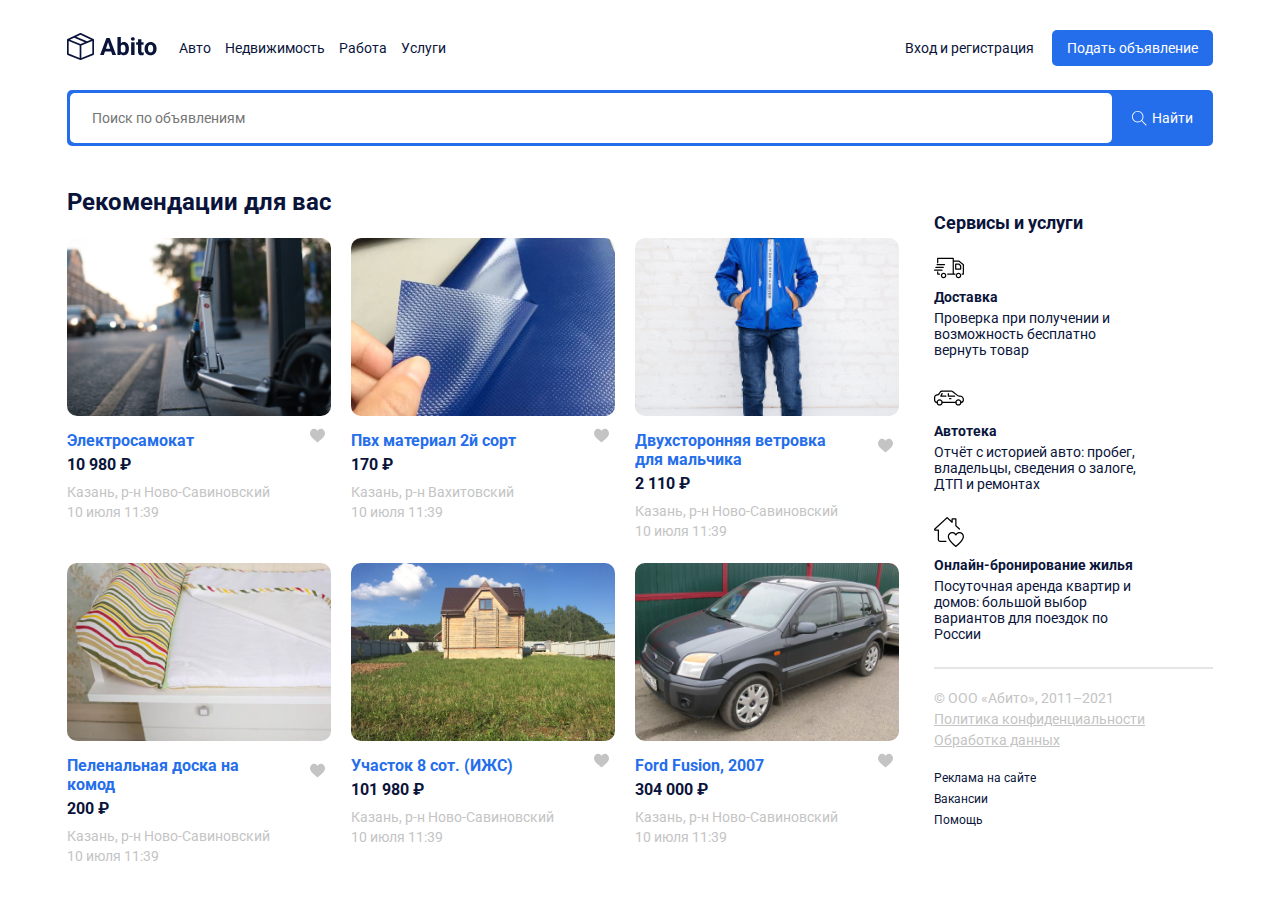
<file: index.html>
<!DOCTYPE html>
<html lang="en">
<head>
    <meta charset="UTF-8">
    <meta http-equiv="X-UA-Compatible" content="IE=edge">
    <meta name="viewport" content="width=device-width, initial-scale=1.0">

    <title>Abito</title>

    <link rel="preconnect" href="https://fonts.googleapis.com">
    <link rel="preconnect" href="https://fonts.gstatic.com" crossorigin>
    <link href="https://fonts.googleapis.com/css2?family=Roboto:wght@400;700&display=swap" rel="stylesheet">

    <link rel="stylesheet" href="css/normalize.css">
    <link rel="stylesheet" href="css/style.css">
</head>
<body>

    <!-- Header -->
    <header class="header container">

        <!-- NavBar -->
        <div class="navbar">
            <a href="index.html" class="logo">
                <img src="img/logo.svg" alt="logo: Abito" class="logo-image">
            </a>

            <!-- Navigation -->
            <nav class="navbar-menu">

                <!-- Menu -->
                <ul class="menu">
                    <li class="menu-item">
                        <a href="#" class="menu-link">Авто</a>
                    </li>
                    <li class="menu-item">
                        <a href="#" class="menu-link">Недвижимость</a>
                    </li>
                    <li class="menu-item">
                        <a href="#" class="menu-link">Работа</a>
                    </li>
                    <li class="menu-item">
                        <a href="#" class="menu-link">Услуги</a>
                    </li>
                </ul>

            </nav>

            <!-- button-group -->
            <div class="button-group">
                <a href="#" class="button button-link">Вход и регистрация</a>
                <a href="#" class="button button-primary">Подать объявление</a>
            </div>



        </div>

        <!-- search-panel -->
        <div class="search-panel">
            <input type="search" class="search-input" placeholder="Поиск по объявлениям">
            <button class="search-button">
                <svg class="search-icon" width="15" height="15" viewBox="0 0 15 15" fill="none" xmlns="http://www.w3.org/2000/svg">
                    <path d="M14.6506 14.0012L10.0862 9.43675C10.9465 8.43352 11.4706 7.13293 11.4706 5.71058C11.4706 2.54822 8.89765 -0.0247192 5.7353 -0.0247192C4.20353 -0.0247192 2.76265 0.571751 1.67824 1.6544C0.595589 2.73793 -0.000881376 4.17881 9.77541e-07 5.71058C9.77541e-07 8.87293 2.57294 11.4459 5.7353 11.4459C7.15765 11.4459 8.45912 10.9218 9.46235 10.0615L14.0268 14.6259L14.6506 14.0012ZM5.7353 10.5635C3.06 10.5635 0.882354 8.38675 0.882354 5.71058C0.881472 4.41352 1.38618 3.19499 2.30294 2.2791C3.21882 1.36234 4.43824 0.857634 5.7353 0.857634C8.41059 0.857634 10.5882 3.0344 10.5882 5.71058C10.5882 8.38587 8.41059 10.5635 5.7353 10.5635Z" fill="white"/>
                    </svg>
                    
                <span class="search-button-text">Найти</span>
            </button>
        </div>

    </header>

    <!-- page-content -->
    <div class="page-content container">

        <!-- main page -->
        <main class="main">
            <h2 class="page-title">Рекомендации для вас</h2>
            <div class="cards">

                <div class="card">

                    <a href="single.html" class="card-link">
                        <img src="img/card-image-1.jpg" alt="photo" class="card-image">
                    </a>

                    <div class="card-header">
                        <a href="single.html" class="card-link">
                            <h3 class="card-title">Электросамокат</h3>
                        </a>

                        <button class="like">
                            <img src="img/like.svg" alt="like">
                        </button>
                    </div><!-- /.card-header -->

                    <strong class="card-price">
                        10 980 ₽
                    </strong><!-- /.card-price -->
                    <p class="card-text">Казань, р-н Ново-Савиновский</p>
                    <p class="card-text">10 июля 11:39</p>

                </div><!-- /.card -->
                <div class="card">

                    <a href="single.html" class="card-link">
                        <img src="img/card-image-2.jpg" alt="photo" class="card-image">
                    </a>

                    <div class="card-header">
                        <a href="single.html" class="card-link">
                            <h3 class="card-title">Пвх материал 2й сорт</h3>
                        </a>
                        
                        <button class="like">
                            <img src="img/like.svg" alt="like">
                        </button>
                    </div><!-- /.card-header -->

                    <strong class="card-price">
                        170 ₽
                    </strong><!-- /.card-price -->
                    <p class="card-text">Казань, р-н Вахитовский</p>
                    <p class="card-text">10 июля 11:39</p>

                </div><!-- /.card -->
                <div class="card">

                    <a href="single.html" class="card-link">
                        <img src="img/card-image-3.jpg" alt="photo" class="card-image">
                    </a>

                    <div class="card-header">
                        <a href="single.html" class="card-link">
                            <h3 class="card-title">Двухсторонняя ветровка для мальчика</h3>
                        </a>
                        
                        <button class="like">
                            <img src="img/like.svg" alt="like">
                        </button>
                    </div><!-- /.card-header -->

                    <strong class="card-price">
                        2 110 ₽
                    </strong><!-- /.card-price -->
                    <p class="card-text">Казань, р-н Ново-Савиновский</p>
                    <p class="card-text">10 июля 11:39</p>

                </div><!-- /.card -->
                <div class="card">

                    <a href="single.html" class="card-link">
                        <img src="img/card-image-4.jpg" alt="photo" class="card-image">
                    </a>

                    <div class="card-header">
                        <a href="single.html" class="card-link">
                            <h3 class="card-title">Пеленальная доска на комод</h3>
                        </a>
                        
                        <button class="like">
                            <img src="img/like.svg" alt="like">
                        </button>
                    </div><!-- /.card-header -->

                    <strong class="card-price">
                        200 ₽
                    </strong><!-- /.card-price -->
                    <p class="card-text">Казань, р-н Ново-Савиновский</p>
                    <p class="card-text">10 июля 11:39</p>

                </div><!-- /.card -->
                <div class="card">

                    <a href="single.html" class="card-link">
                        <img src="img/card-image-5.jpg" alt="photo" class="card-image">
                    </a>

                    <div class="card-header">
                        <a href="single.html" class="card-link">
                            <h3 class="card-title">Участок 8 сот. (ИЖС)</h3>
                        </a>
                        
                        <button class="like">
                            <img src="img/like.svg" alt="like">
                        </button>
                    </div><!-- /.card-header -->

                    <strong class="card-price">
                        101 980 ₽
                    </strong><!-- /.card-price -->
                    <p class="card-text">Казань, р-н Ново-Савиновский</p>
                    <p class="card-text">10 июля 11:39</p>

                </div><!-- /.card -->
                <div class="card">

                    <a href="single.html" class="card-link">
                        <img src="img/card-image-6.jpg" alt="photo" class="card-image">
                    </a>

                    <div class="card-header">
                        <a href="single.html" class="card-link">
                            <h3 class="card-title">Ford Fusion, 2007</h3>
                        </a>
                        
                        <button class="like">
                            <img src="img/like.svg" alt="like">
                        </button>
                    </div><!-- /.card-header -->

                    <strong class="card-price">
                        304 000 ₽
                    </strong><!-- /.card-price -->
                    <p class="card-text">Казань, р-н Ново-Савиновский</p>
                    <p class="card-text">10 июля 11:39</p>

                </div><!-- /.card -->

            </div><!-- /.cards -->
            

        </main>

        <!-- sidebar -->
        <aside class="sidebar">
            <h4 class="page-title">Сервисы и услуги</h4>

            <div class="service">
                <img src="img/shipping.svg" alt="icon: shipping" class="service-image">
                <h5 class="service-title">Доставка</h5>
                <div class="service-text">Проверка при получении и возможность бесплатно вернуть товар</div>
            </div><!-- /.service -->
            <div class="service">
                <img src="img/sedan.svg" alt="icon: shipping" class="service-image">
                <h5 class="service-title">Автотека</h5>
                <div class="service-text">Отчёт с историей авто: пробег, владельцы, сведения о залоге, ДТП и ремонтах</div>
            </div><!-- /.service -->
            <div class="service">
                <img src="img/homelove.svg" alt="icon: shipping" class="service-image">
                <h5 class="service-title">Онлайн-бронирование жилья</h5>
                <div class="service-text">Посуточная аренда квартир и домов: большой выбор вариантов для поездок по России</div>
            </div><!-- /.service -->

            <hr color="#e5e5e5" /> <!-- разделитель-->

            <!-- footer -->
            <footer class="footer">
                <p class="footer-text">© ООО «Абито», 2011–2021</p>
                
                <ul class="footer-menu">

                    <li class="footer-menu-item">
                        <a href="#" class="footer-text">Политика конфиденциальности</a>
                    </li>
                    <li class="footer-menu-item">
                        <a href="#" class="footer-text">Обработка данных</a>
                    </li>

                </ul>

                <ul class="footer-menu">

                    <li class="footer-menu-item">
                        <a href="#" class="footer-link">Реклама на сайте</a>
                    </li>
                    <li class="footer-menu-item">
                        <a href="#" class="footer-link">Вакансии</a>
                    </li>
                    <li class="footer-menu-item">
                        <a href="#" class="footer-link">Помощь</a>
                    </li>

                </ul>

            </footer><!-- /.footer -->

        </aside><!-- /.sidebar -->

    </div><!-- /.page-content -->



























</body>
</html>
</file>
<file: css/style.css>
body {
    font-family: 'Roboto', sans-serif;
    font-size: 14px;
    color: #0A143A; /* цвет текста */
}

.container {
    max-width: 1146px;
    margin: auto;
}

.header {
    padding-top: 30px;
    padding-bottom: 30px;
    margin-bottom: 12px;
}

.navbar {
    display: flex; /* гибкий блок */
    align-items: center; /* выравниваем по вертикали по центру */
    justify-content: space-between; /* разбрасываем элементы по краям */
    margin-bottom: 24px;
}

.navbar-menu {
    margin-right: auto; /* автоматический отступ справа */
}

.menu {
    list-style: none; /* отключаем точки в списке */
    margin: 0;
    padding-left: 22px; /* внутренний отступ */
    padding-right: 22px;
    display: flex;
}

/* для всех пунктов меню кроме последнего */
.menu-item:not(:last-child) {
    margin-right: 14px;
}

.menu-link {
    text-decoration: none; /* отключаем подчёркивание */
    color: inherit; /* возьми цвет текста как у твоего родителя(body) */

}

.button {
    text-decoration: none;
    display: inline-block;
    padding: 10px 15px; /* сверху и снизу - 10, по краям - 15 */
    cursor: pointer;
}

.button-link {
    color: inherit;
}

.button-primary {
    background: #256eeb;
    border-radius: 5px;
    color: white;
}

.search-panel {
    height: 50px;
    background: #256eeb;
    border-radius: 5px;
    display: flex;
    padding: 3px;
}

.search-input {
    flex-grow: 1; /* растягиваем на всё свободное место */
    background: #fff;
    border-radius: 5px;
    border: none; /* отключаем обводку */
    padding-left: 22px;
    padding-right: 22px;
}

.search-button {
    background: #256eeb;
    border: none;
    color: white;
    padding: 0 17px 0 20px;
    display: flex;
    align-items: center;
}

.search-button-text {
    margin-left: 5px;
}

.main .page-title {
    margin: 0 0 22px;
    font-weight: bold;
    font-size: 24px;
    line-height: 28px;
    color: #0A143A;
}

.page-content {
    display: grid;
    grid-template-columns: 9fr 3fr;
    grid-column-gap: 30px;
}

.card-image {
    border-radius: 10px;
    width: 264px;
    height: 178px;
    object-fit: cover;
}

.cards {
    display: flex;
    flex-wrap: wrap;
}

.card {
    margin-bottom: 20px;
}

.card:not(:nth-child(3n)) { /* у каждой карточки кроме третьей */
    margin-right: 20px;
}

.card-title {
    width: 195px;
    font-size: 16px;
    line-height: 19px;
    color: #256EEB;
    margin: 12px 0 5px; /* отступ сверху 12, снизу 5, по бокам 0 */
}

.card-header {
    display: flex;
    justify-content: space-between;
    align-items: center;
}

.like {
    background-color: white;
    border: none;
    cursor: pointer;
    margin-left: 15px;
}

.card-link {
    text-decoration: none;
}

.card-price {
    font-size: 16px;
    line-height: 19px;
    margin-bottom: 10px;
    display: block;
}

.card-text {
    margin-bottom: 4px;
    margin-top: 0;
    font-size: 14px;
    line-height: 16px;
    color: #C4C4C4;
}

.sidebar .page-title {
    font-weight: bold;
    font-size: 18px;
    line-height: 21px;
    color: #0A143A;
}

.service {
    margin-bottom: 25px;
}

.service-title {
    font-weight: bold;
    font-size: 14px;
    line-height: 16px;
    color: #0A143A;
    margin-top: 7px;
    margin-bottom: 5px;
}

.service-text {
    font-size: 14px;
    line-height: 16px;
    color: #0A143A;
    max-width: 217px;
}

.footer-text {
    display: inline-block;
    font-size: 14px;
    line-height: 16px;
    color: #C4C4C4;
    margin-bottom: 5px;
    margin-top: 18pxs;
}

.footer-menu {
    margin: 0;
    padding: 0;
    list-style: none;
    margin-bottom: 16px;
}

.footer-link {
    text-decoration: none;
    display: inline-block;
    margin-bottom: 5px;
    font-size: 12px;
    line-height: 14px;
    color: #0A143A;
}

.main-single {
    display: flex;
    align-items: flex-start;
}

.content {
    max-width: 460px;
    margin-right: 30px;
}

.swiper-image {
    width: 100%;
    border-radius: 10px;
}

.swiper-container {
    width: 100%;
    height: 357px;
    margin-left: auto;
    margin-right: auto;
  }

.swiper-slide {
    background-size: cover;
    background-position: center;
  }

.mySwiper2 {
    width: 100%;
    border-radius: 10px;
  }

.mySwiper {
    height: 20%;
    box-sizing: border-box;
    padding: 10px 0;
  }

.mySwiper .swiper-slide {
    width: 25%;
    height: 100%;
    opacity: 0.4;
    border-radius: 10px;
  }

.mySwiper .swiper-slide-thumb-active {
    opacity: 1;
  }

.swiper-slide img {
    display: block;
    width: 100%;
    height: 100%;
    object-fit: cover;
    border-radius: 3px;
}

.content-text {
    font-size: 14px;
    line-height: 140%;
    color: #0A143A;
}

.author {
    min-width: 264px;
}

.author-wrapper {
    display: flex;
    align-items: center;
    justify-content: space-between;
    margin-top: 25px;
    margin-bottom: 30px;
}

.author-avatar {
    width: 50px;
    height: 50px;
    object-fit: cover;
    border-radius: 50%;
}

.author-name {
    font-weight: bold;
    font-size: 14px;
    line-height: 16px;
    color: #0A143A;
    display: block;
    margin-bottom: 4px;
}

.rating-counter {
    margin-bottom: 5px;
    color: #0A143A;
    opacity: 0.5;
    margin-left: 10px;
}

.author-status {
    font-weight: normal;
    font-size: 12px;
    line-height: 14px;
    color: #0A143A;
}

.button-block {
    display: block;
    width: 100%;
    height: 54px;
}
</file>
